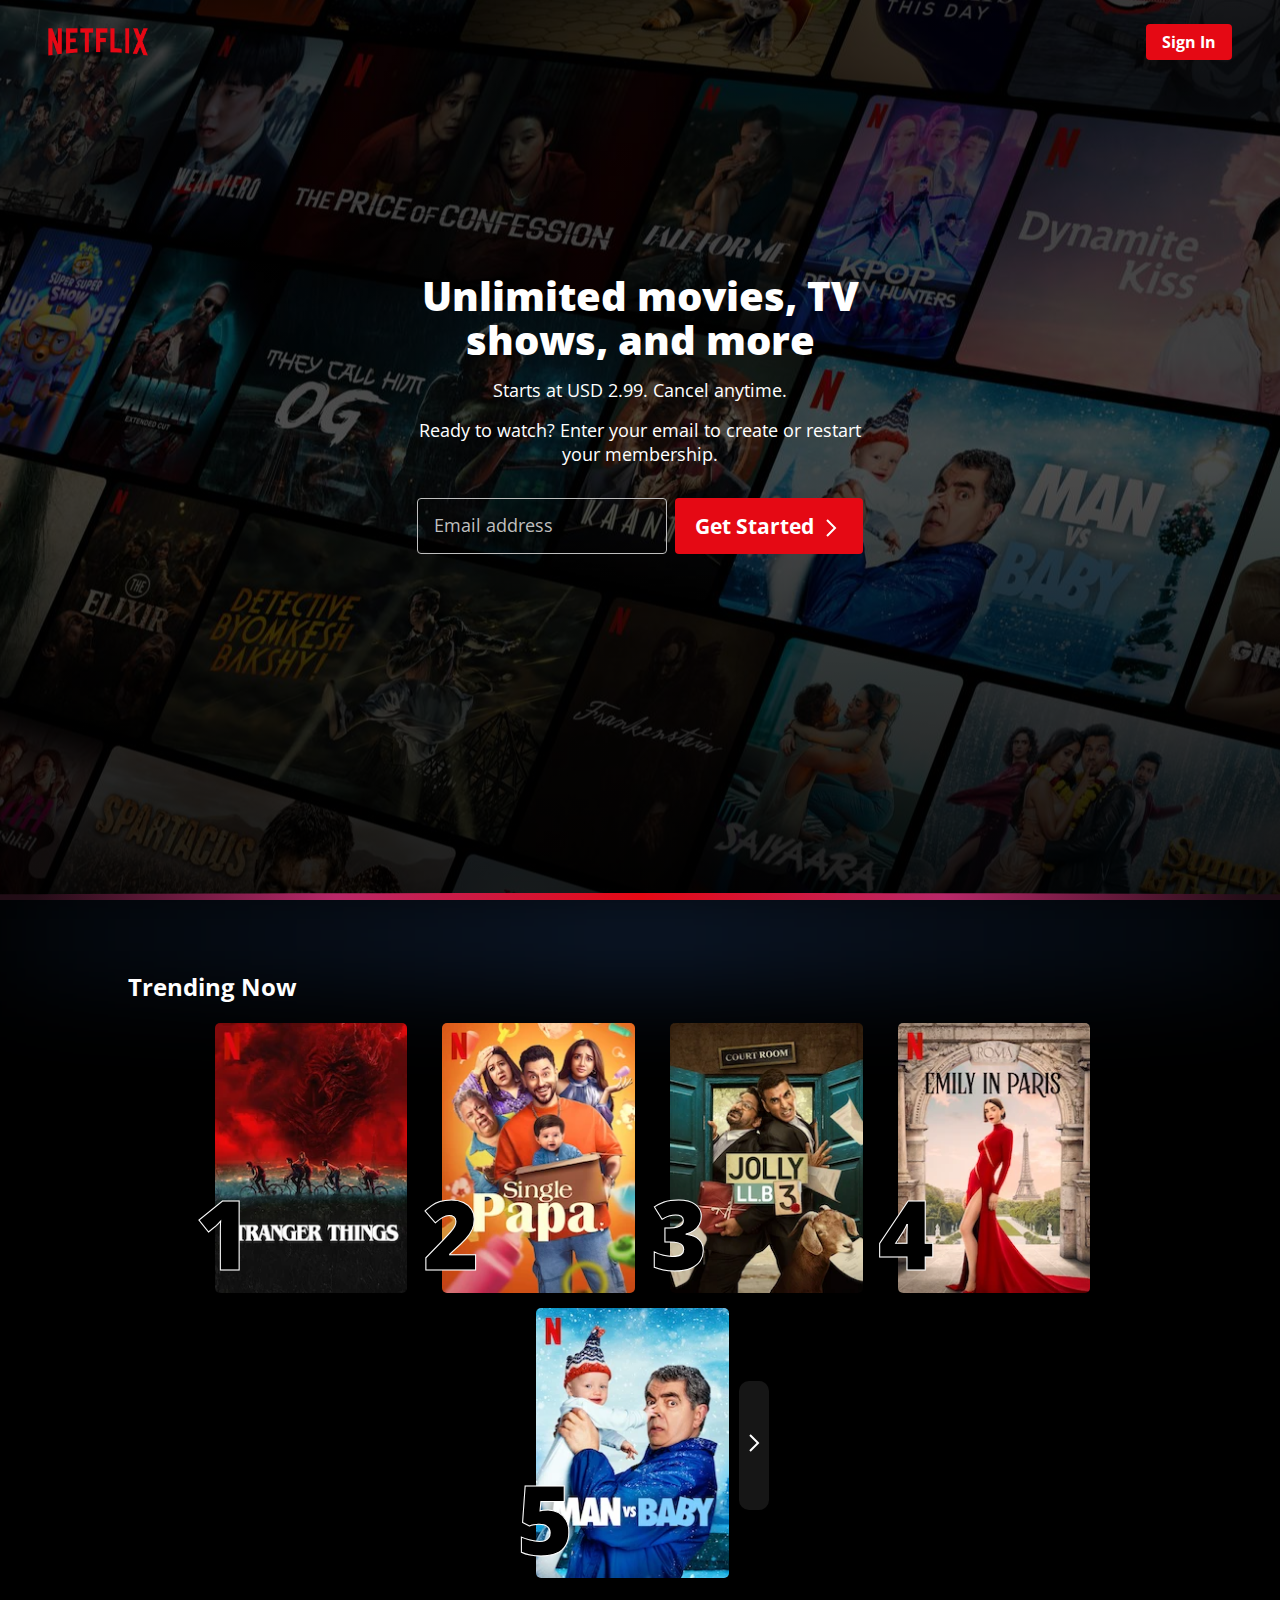
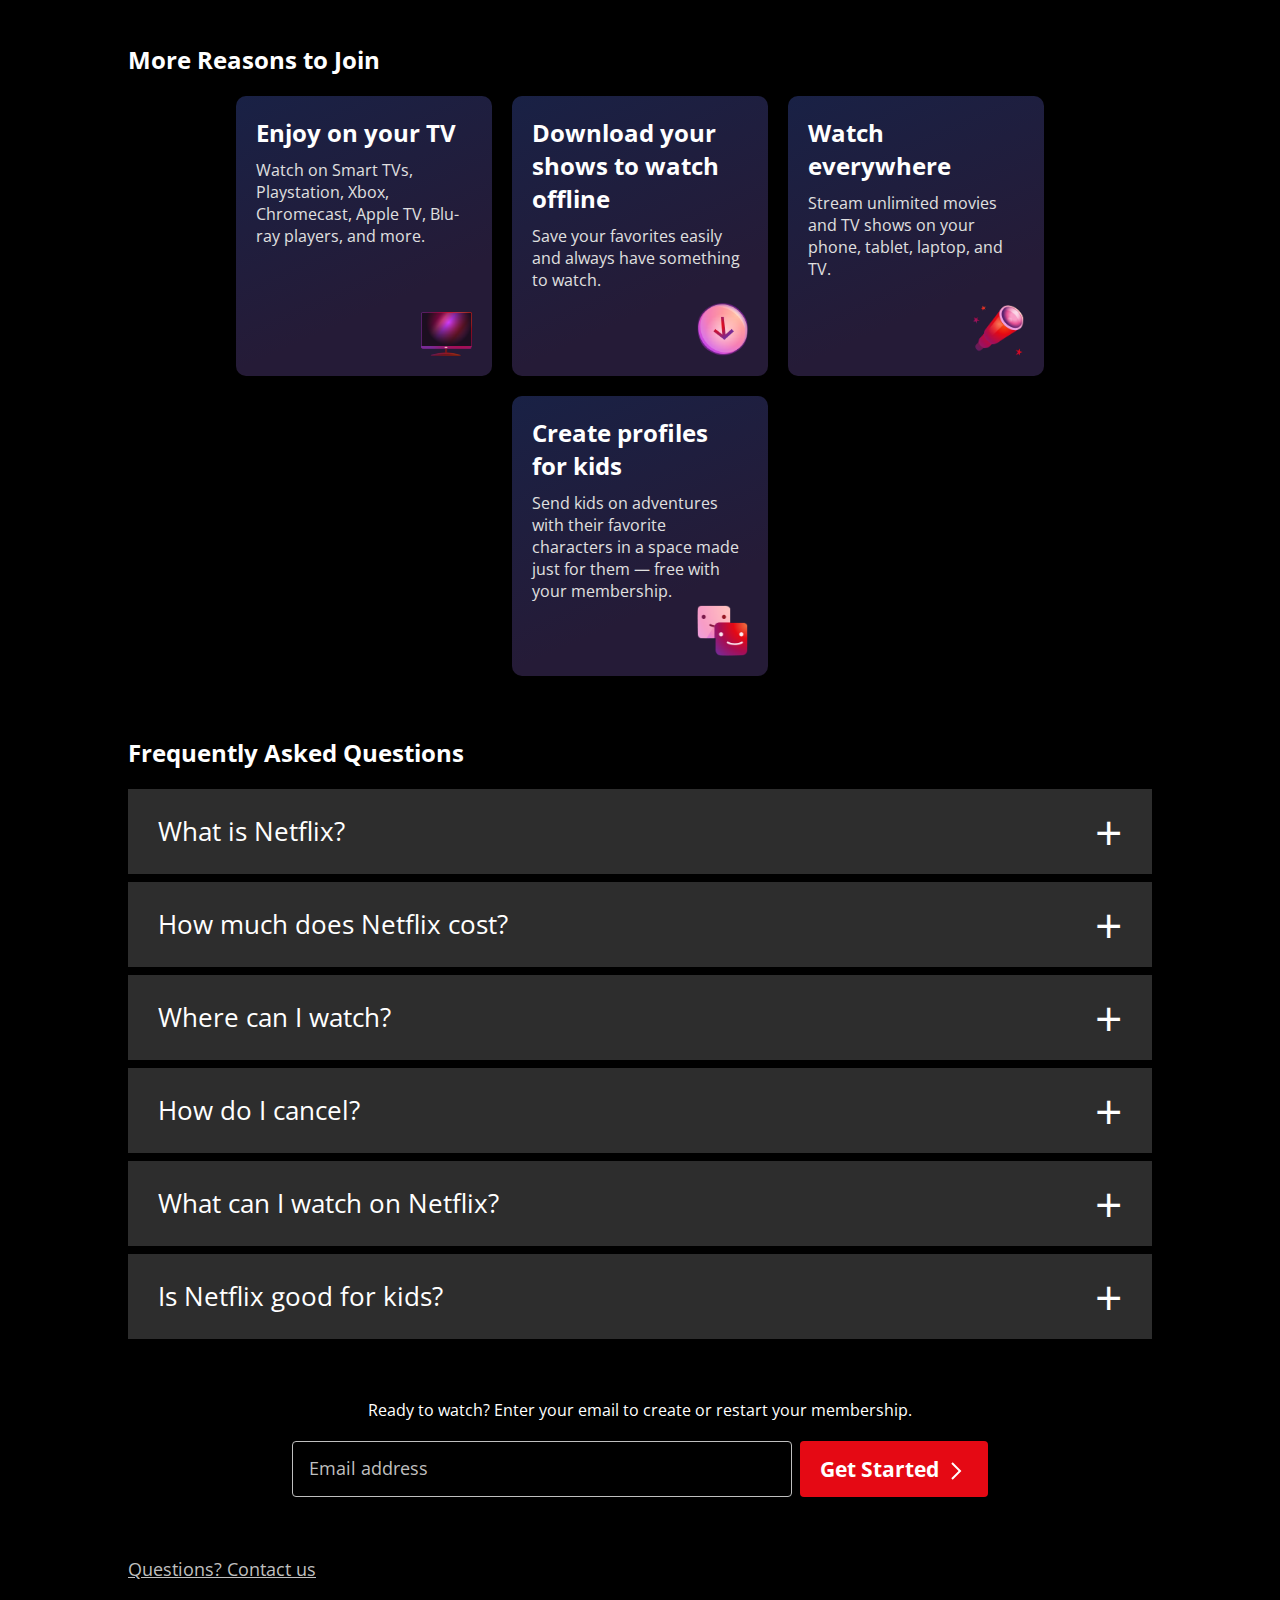
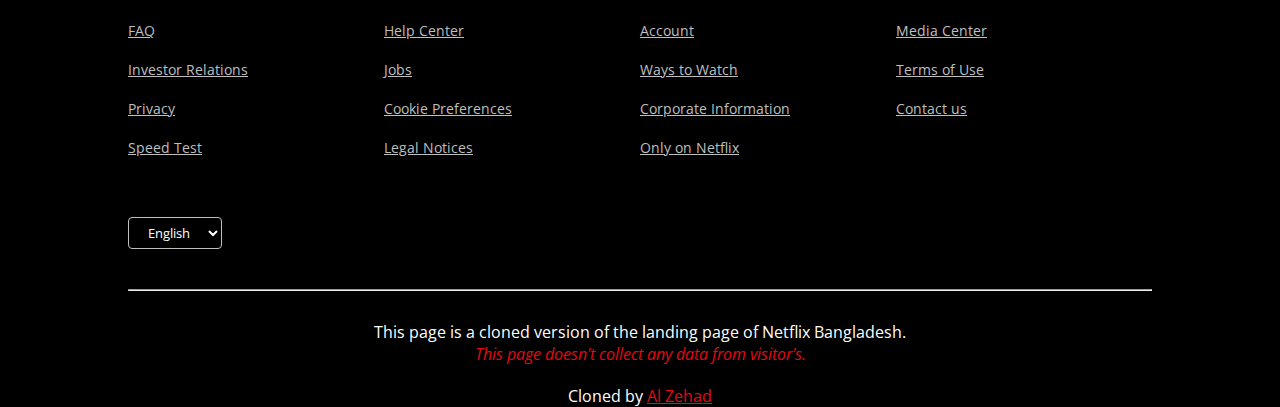
<file: index.html>
<!DOCTYPE html>
<html lang="en">
  <head>
    <meta charset="UTF-8" />
    <meta name="viewport" content="width=device-width, initial-scale=1.0" />
    <title>
      Netflix Bangladesh - Watch TV Shows Online, Watch Movies Online
    </title>

    <link
      rel="icon"
      type="ico"
      sizes="32x32"
      href="./assets/icon/nficon2023.ico"
    />
    <link rel="stylesheet" href="style.css" />
  </head>
  <body>
    <!-- Hero section Start -->
    <section class="hero">
      <div class="overlay"></div>

      <!-- NavBar Start -->
      <header class="nav">
        <img class="logo" src="./assets/images/Logo.png" alt="Logo Of Netflix" />
        <a class="signin btn" href="sign-in.html">Sign In</a>
      </header>
      <!-- NavBar Ends -->

      <div class="content">
        <h1>Unlimited movies, TV shows, and more</h1>
        <p class="price">Starts at USD 2.99. Cancel anytime.</p>
        <p>Ready to watch? Enter your email to create or restart your membership.</p>

        <form class="cta">
          <input type="email" placeholder="Email address" required />
          <button class="btn" type="submit">Get Started <svg xmlns="http://www.w3.org/2000/svg" width="24" height="24"><path d="M7.293 4.707 14.586 12l-7.293 7.293 1.414 1.414L17.414 12 8.707 3.293 7.293 4.707z" fill="#fff"/></svg></button>
        </form>
      </div>

      <div class="curve-wrapper">
        <div class="curve-line"></div>
      </div>
    </section>
    <div class="curve-glow"></div>
    <!-- Hero section ends -->

    <!-- Trending Content Starts -->
    <section class="trending-content">
      <h2 class="section-title">Trending Now</h2>

      <div class="card-container">
      <!-- Card 1 -->
      <div class="card">
        <img src="./assets/images/stranger things.webp" alt="Stranger Things">
        <div class="card-serial">1</div>
      </div>
      
      <!-- Card 2 -->
      <div class="card">
        <img src="./assets/images/single papa.webp" alt="Stranger Things">
        <div class="card-serial">2</div>
      </div>
      
      <!-- Card 3 -->
      <div class="card">
        <img src="./assets/images/jolly llb 3.webp" alt="Stranger Things">
        <div class="card-serial">3</div>
      </div>
      
      <!-- Card 4 -->
      <div class="card">
        <img src="./assets/images/emily in paris.webp" alt="Stranger Things">
        <div class="card-serial">4</div>
      </div>
      
      <!-- Card 5 -->
      <div class="card">
        <img src="./assets/images/man vs baby.webp" alt="Stranger Things">
        <div class="card-serial">5</div>
      </div>
      <div class="arrow"><svg xmlns="http://www.w3.org/2000/svg" width="24" height="24"><path d="M7.293 4.707 14.586 12l-7.293 7.293 1.414 1.414L17.414 12 8.707 3.293 7.293 4.707z" fill="#fff"/></svg></div>
      </div>
    </section>
    <!-- Trending Content Ends -->

    <!-- Reason to Join Starts -->
    <section class="reason">
      <h2 class="section-title">More Reasons to Join</h2>
      <div class="reas card-container">
        <div class="reason-card">
          <h3 class="card-title">Enjoy on your TV</h3>
          <p class="card-desc">Watch on Smart TVs, Playstation, Xbox, Chromecast, Apple TV, Blu-ray players, and more.</p>
          <img src="./assets/images/TV.png" alt="An icon of a TV" class="card-img">
        </div>

        <div class="reason-card">
          <h3 class="card-title">Download your shows to watch offline</h3>
          <p class="card-desc">Save your favorites easily and always have something to watch.</p>
          <img src="./assets/images/download.png" alt="Download icon" class="card-img">
        </div>

        <div class="reason-card">
          <h3 class="card-title">Watch everywhere</h3>
          <p class="card-desc">Stream unlimited movies and TV shows on your phone, tablet, laptop, and TV.</p>
          <img src="./assets/images/everywhere.png" alt="An icon of a telescope" class="card-img">
        </div>

        <div class="reason-card">
          <h3 class="card-title">Create profiles for kids</h3>
          <p class="card-desc">Send kids on adventures with their favorite characters in a space made just for them — free with your membership.</p>
          <img src="./assets/images/kids.png" alt="An icon of a kids" class="card-img">
        </div>
      </div>
    </section>
    <section class="faq">
      <h2 class="section-title">Frequently Asked Questions</h2>
      <div class="qstn-container">
        <div class="qstn">
          <div>What is Netflix?</div>
          <div class="bigger">+</div>
        </div>

        <div class="qstn">
          <div>How much does Netflix cost?</div>
          <div class="bigger">+</div>
        </div>

        <div class="qstn">
          <div>Where can I watch?</div>
          <div class="bigger">+</div>
        </div>

        <div class="qstn">
          <div>How do I cancel?</div>
          <div class="bigger">+</div>
        </div>

        <div class="qstn">
          <div>What can I watch on Netflix?</div>
          <div class="bigger">+</div>
        </div>

        <div class="qstn">
          <div>Is Netflix good for kids?</div>
          <div class="bigger">+</div>
        </div>
      </div>
    </section>

    <!-- ? Bottom CTA -->
    <section>
      <div class="bcta-text">Ready to watch? Enter your email to create or restart your membership.</div>
      <form class="bottom cta">
          <input type="email" placeholder="Email address" required />
          <button class="btn" type="submit">Get Started <svg xmlns="http://www.w3.org/2000/svg" width="24" height="24"><path d="M7.293 4.707 14.586 12l-7.293 7.293 1.414 1.414L17.414 12 8.707 3.293 7.293 4.707z" fill="#fff"/></svg></button>
        </form>
    </section>

    <!-- ? Footer -->
    <footer>
      <div class="footer">
        <a href="#">Questions? Contact us</a>
      </div>
      <div class="grid-container">
        <a href="#">FAQ</a>
        <a href="#">Help Center</a>
        <a href="#">Account</a>
        <a href="#">Media Center</a>
        <a href="#">Investor Relations</a>
        <a href="#">Jobs</a>
        <a href="#">Ways to Watch</a>
        <a href="#">Terms of Use</a>
        <a href="#">Privacy</a>
        <a href="#">Cookie Preferences</a>
        <a href="#">Corporate Information</a>
        <a href="#">Contact us</a>
        <a href="#">Speed Test</a>
        <a href="#">Legal Notices</a>
        <a href="#">Only on Netflix</a>
      </div>
      <div class="lang">
        <select name="lang" id="lang">
          <option value="en">English</option>
        </select>
      </div>
      <hr>
      <div class="author">
        <p>This page is a cloned version of the landing page of Netflix Bangladesh. <br><em>This page doesn't collect any data from visitor's.</em></p>
        <p>Cloned by <a href="https://github.com/al-zehad" target="_blank">Al Zehad</a></p>
      </div>
    </footer>
  </body>
</html>
</file>
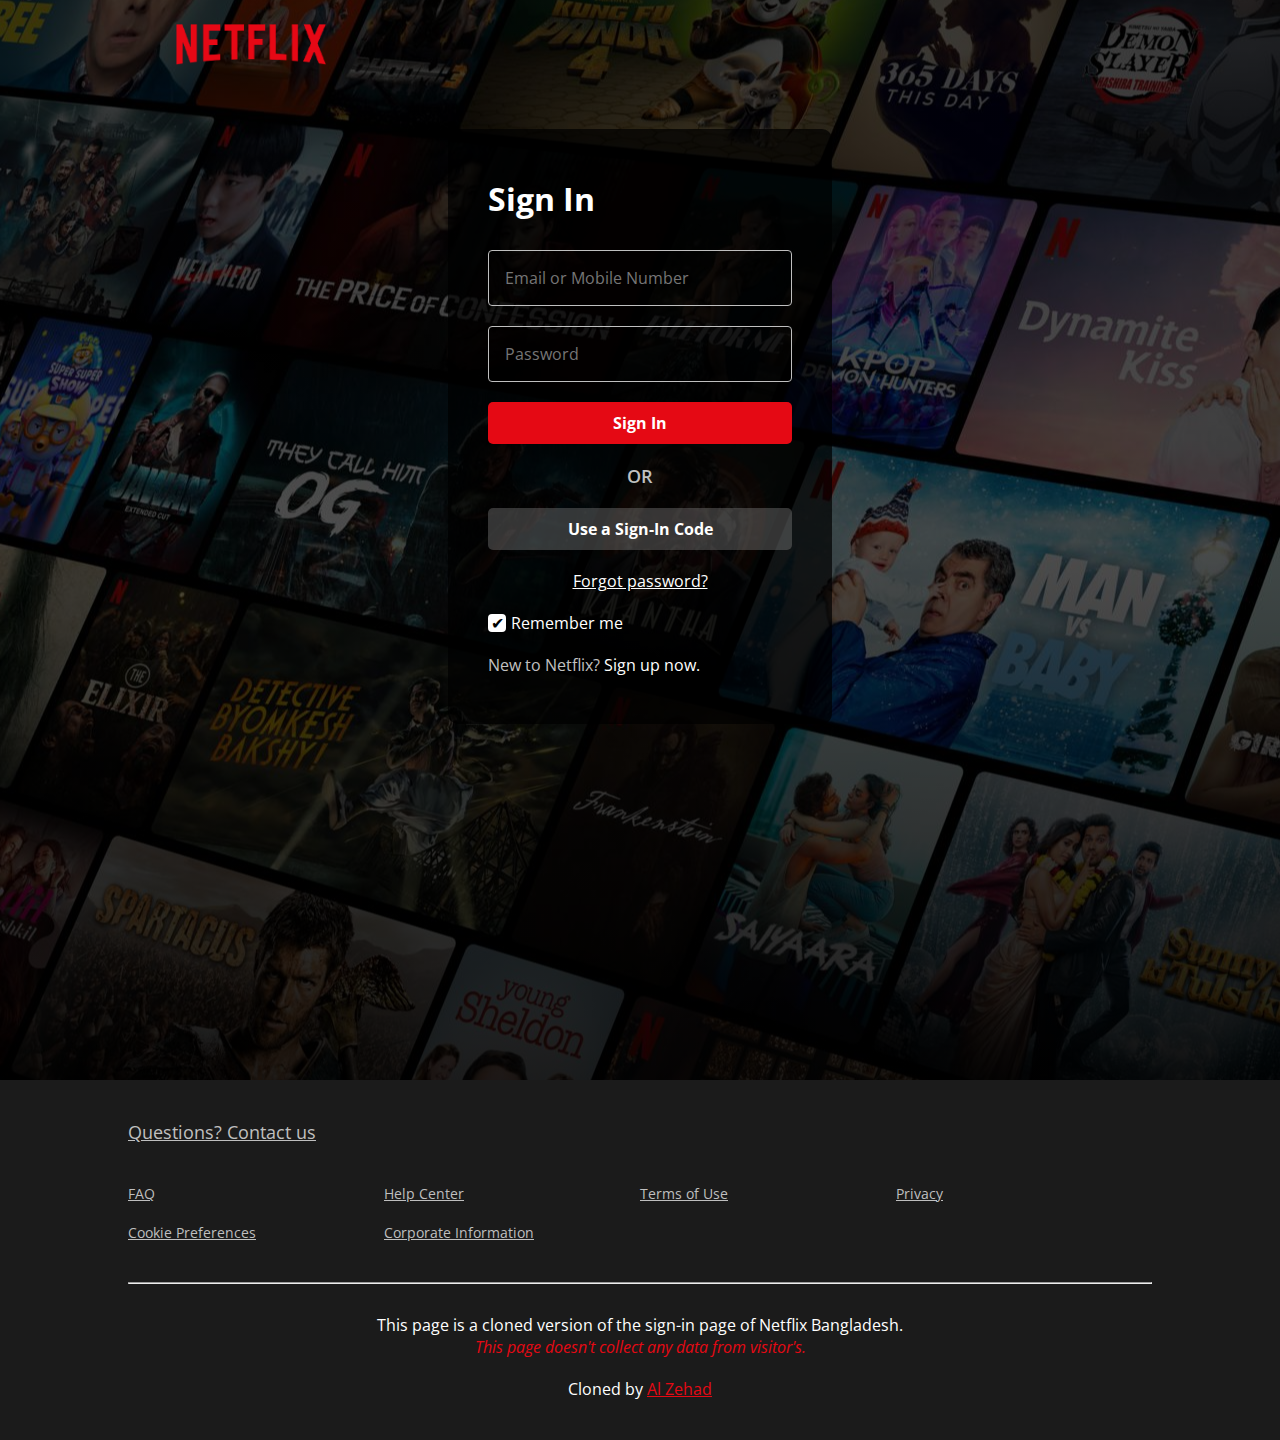
<file: sign-in.html>
<!DOCTYPE html>
<html lang="en">

<head>
    <meta charset="UTF-8">
    <meta name="viewport" content="width=device-width, initial-scale=1.0">
    <title>Netflix</title>
    <link rel="icon" type="ico" sizes="32x32" href="./assets/icon/nficon2023.ico" />
    <link rel="stylesheet" href="sign-in.css">
</head>

<body>
    <!-- Hero section Start -->
    <section class="hero">
        <div class="overlay"></div>

        <!-- NavBar Start -->
        <header class="nav">
            <img class="logo" src="./assets/images/Logo.png" alt="Logo Of Netflix" />
        </header>
        <!-- NavBar Ends -->
         <div class="content">
            <h1>Sign In</h1>
            <form>
                <input class="main-input" type="text" name="email" id="email" placeholder="Email or Mobile Number" required>

                <input class="main-input" type="password" name="password" id="password" placeholder="Password" required>

                <button class="signin btn" type="submit">Sign In</button>

                <div class="or">OR</div>

                <button class="secondary btn">Use a Sign-In Code</button>

                <a class="forgot" href="#">Forgot password?</a>

                <div class="remember">
                    <input type="checkbox" name="remember" id="remember"checked>
                    <label for="remember">Remember me</label>
                </div>

                <div class="new">New to Netflix? <a href="./index.html">Sign up now.</a></div>
            </form>
         </div>
    </section>
    <footer>
      <div class="footer">
        <a href="#">Questions? Contact us</a>
      </div>
      <div class="grid-container">
        <a href="#">FAQ</a>
        <a href="#">Help Center</a>
        <a href="#">Terms of Use</a>
        <a href="#">Privacy</a>
        <a href="#">Cookie Preferences</a>
        <a href="#">Corporate Information</a>
      </div>
      <hr>
      <div class="author">
        <p>This page is a cloned version of the sign-in page of Netflix Bangladesh. <br><em>This page doesn't collect any data from visitor's.</em></p>
        <p>Cloned by <a href="https://github.com/al-zehad" target="_blank">Al Zehad</a></p>
      </div>
    </footer>
</body>

</html>
</file>
<file: style.css>
@import url("https://fonts.googleapis.com/css2?family=Open+Sans:ital,wght@0,300..800;1,300..800&display=swap");

* {
    margin: 0;
    padding: 0;
    box-sizing: border-box;
    font-family: "Open Sans", sans-serif;
}

body {
    background-color: black;
}

/* Hero Section Starts */
.hero {
    position: relative;
    min-height: 100vh;
    background: url(./assets/images/bg-image-hero.jpg) center no-repeat;
    overflow: hidden;
}
.overlay {
    width: 100%;
    height: 100%;
    position: absolute;
    background: linear-gradient(
    to bottom,
    rgba(0, 0, 0, 0.7),
    rgba(0, 0, 0, 0.6),
    rgba(0, 0, 0, 0.85)
    );
}
.nav,
.content {
    position: relative;
    z-index: 2;
}
.nav {
    display: flex;
    justify-content: space-between;
    align-items: center;
    padding: 24px 48px;
}
.logo {
    width: 100px;
}
.btn {
    background: #e50914;
    color: white;
    border: none;
    border-radius: 4px;
    cursor: pointer;
    text-decoration: none;
    font-weight: 700;
    transition: background-color 0.3s ease;
}
.btn:hover {
    background-color: #be0711;
}
.signin {
    padding: 7px 16px;
    font-size: 1rem;
}
.cta button {
    padding: 8px 20px;
    font-size: 1.3rem;
}
.cta button svg {
    vertical-align: middle;
}
.content {
    width: 500px;
    max-width: 800px;
    margin: 70px auto 0;
    text-align: center;
    padding: 120px 24px 0;
    color: white;
}
.content h1 {
    font-size: clamp(2rem, 4vw, 2.5rem);
    font-weight: 800;
    line-height: 1.1;
}
.content p {
    margin-top: 16px;
    font-size: 1.1rem;
}
.cta {
    margin-top: 32px;
    display: flex;
    justify-content: center;
    gap: 8px;
    flex-wrap: wrap;
}
.cta input {
    color: white;
    padding: 16px;
    min-width: 250px;
    font-size: 1rem;
    border-radius: 4px;
    border: 1px solid rgb(191, 191, 191);
    background: transparent;
}
.cta input:focus {
    outline: 2px solid white;
}
.cta input::placeholder {
    color: rgb(191, 191, 191);
    font-size: 1.1rem;
}
.curve-wrapper {
    position: absolute;
    bottom: -1px;
    left: 50%;
    transform: translateX(-50%);
    width: 140%;
    height: 160px;
    pointer-events: none;
}
.curve-line {
    position: absolute;
    bottom: 0;
    width: 100%;
    height: 5%;
    background: linear-gradient(
    to right,
    rgba(33, 13, 22, 1) 16%,
    rgba(184, 40, 105, 1),
    rgba(229, 9, 20, 1),
    rgba(184, 40, 105, 1),
    rgba(33, 13, 22, 1) 84%
    );
    border-radius: 50% 50% 0 0;
}
.curve-glow {
    position: relative;
    top: -90%;
    left: 50%;
    transform: translateX(-50%);
    width: 100%;
    height: 70px;
    background: linear-gradient(to right, #040a12, #122541, #040a12),
    transparent 70%;
    filter: blur(50px);
    z-index: -2;
}
/* Hero Section Ends */

/* Trending Content Starts */
.trending-content, .reason, .faq, footer {
    max-width: 80vw;
    margin: 0 auto;
}
.section-title {
    margin-bottom: 20px;
    color: white;
    font-size: 1.5rem;
}
.card {
    position: relative;
    margin-left: 25px;
    cursor: pointer;
    transition: transform 0.3s;
}
.card:hover {
    transform: scale(1.1);
}
.card img {
    border-radius: 5px;
    height: 270px;
}
.card-serial {
    color: black;
    font-size: 6rem;
    font-weight: 900;
    -webkit-text-stroke: 1px white;
    position: absolute;
    bottom: 0;
    left: -10%;
}
.card-container {
    width: 80vw;
    display: flex;
    justify-content: center;
    flex-wrap: wrap;
    gap: 10px;
    align-items: center;
}
.arrow {
    background-color: #161616;
    padding: 50px 3px;
    border-radius: 10px;
    cursor: pointer;
    transition: background-color 0.3s;
}
.arrow:hover {
    background-color: #202020;
}
/* Trending Content Ends */

.reas {
    gap: 20px;
}
.reason, .faq, footer, .lang {
    margin-top: 60px;
}
.reason-card {
    background: #192145;
    background: linear-gradient(
    156deg,
    rgba(25, 33, 69, 1) 0%,
    rgb(37, 27, 55) 70%,
    rgb(37, 27, 55) 100%
    );
    width: 25%;
    height: 280px;
    padding: 20px;
    border-radius: 10px;
    position: relative;
}
.card-title {
    color: white;
    padding-bottom: 10px;
    font-size: 1.5rem;
}
.card-desc {
    color: rgb(224, 224, 224);
    font-size: 1rem;
}
.card-img {
    width: 20%;
    position: absolute;
    bottom: 20px;
    right: 20px;
}


/* faq */
.qstn {
    color: white;
    background-color: #2D2D2D;
    display: flex;
    justify-content: space-between;
    align-items: center;
    margin-top: 8px;
    padding: 10px 30px;
    font-size: 1.6rem;
    cursor: pointer;
    transition: background-color 0.3s ease;
}
.qstn:hover {
    background-color: #3f3e3e;
}
.bigger {
    font-size: 3rem;
}
.bcta-text {
    text-align: center;
    width: 80vw;
    color: white;
    margin: 60px auto 0;
}
.bottom {
    margin-top: 20px;
}
.bottom input {
    width: 500px;
    max-width: 700px;
}
.footer {
    margin-bottom: 40px;
}
.footer a, .grid-container a {
    color: rgb(191, 191, 191);
}
.footer a {
    font-size: 1.1rem;
}
.grid-container a {
    font-size: 0.9rem;
}
.grid-container {
    display: grid;
    grid-template-columns: 1fr 1fr 1fr 1fr;
    row-gap: 20px;
}
select {
    background-color: #000;
    color: white;
    padding: 5px 15px;
    border: 1px solid rgb(191, 191, 191);
    border-radius: 4px;
}
select:focus {
    outline: 2px solid white;
}
.author {
    margin-top: 30px;
    color: white;
    text-align: center;
}
hr {
    margin-top: 40px;
}
.author em {
    color: #e50914;
}
.author a {
    color: #e50914;
}
.author p:last-child {
    margin-top: 20px;
}
</file>
<file: sign-in.css>
@import url("https://fonts.googleapis.com/css2?family=Open+Sans:ital,wght@0,300..800;1,300..800&display=swap");

* {
    margin: 0;
    padding: 0;
    box-sizing: border-box;
    font-family: "Open Sans", sans-serif;
}

body {
    background-color: rgb(27, 27, 27);
}

/* Hero Section Starts */
.hero {
    position: relative;
    min-height: 120vh;
    background: url(./assets/images/bg-image-hero.jpg) center no-repeat;
    overflow: hidden;
}
.overlay {
    width: 100%;
    height: 100%;
    position: absolute;
    background: linear-gradient(
    to bottom,
    rgba(0, 0, 0, 0.7),
    rgba(0, 0, 0, 0.6),
    rgba(0, 0, 0, 0.85)
    );
}
.nav, .content {
    position: relative;
    z-index: 2;
}
.nav {
    width: 80vw;
    margin: 0 auto;
    display: flex;
    justify-content: space-between;
    align-items: center;
    padding: 24px 48px;
}
.logo {
    width: 150px;
}
.content {
    max-width: 450px;
    width: 30%;
    margin: 40px auto 0;
    background-color: rgba(0, 0, 0, 0.7);
    border-radius: 10px;
    padding: 48px 40px;
}
.content h1 {
    color: white;
}
form {
    display: flex;
    flex-direction: column;
    gap: 20px;
}
.confirmation {
    color: #e50914;
}
input[type="text"] {
    margin-top: 30px;
}
.main-input {
    color: white;
    padding: 16px;
    width: 100%;
    font-size: 1rem;
    border-radius: 4px;
    border: 1px solid rgb(191, 191, 191);
    background: transparent;
}
.btn {
    width: 100%;
    color: white;
    border: none;
    padding: 10px 0;
    border-radius: 5px;
    font-size: 1rem;
    font-weight: 700;
    cursor: pointer;
    transition: background-color 0.3s ease;
}
.signin {
    background-color: #e50914;
}
.signin:hover {
    background-color: #be0711;
}
.or {
    text-align: center;
    color: #c1c1c1;
    font-size: 1.1rem;
    font-weight: 600;
}
.secondary {
    background-color: rgba(129, 129, 129, 0.4);
}
.secondary:hover {
    background-color: rgba(95, 94, 94, 0.4)
}
a {
    color: white;
}
.forgot {
    text-align: center;
}
.remember {
    display: flex;
    align-items: center;
    gap: 5px;
    color: white;
}
.new {
    color: #c1c1c1;
}
.new a {
    text-decoration: none;
}
.new a:hover {
    text-decoration: underline;
}
input[type="checkbox"] {
    appearance: none;
    -webkit-appearance: none;
    width: 18px;
    height: 18px;
    border: 2px solid #999;
    border-radius: 4px;
    cursor: pointer;
    display: flex;
    align-items: center;
    justify-content: center;
    transition: all 0.2s ease;
}
input[type="checkbox"]::after {
    content: "✔︎";
    font-size: 16px;
    color: #000;
    display: none;
}
input[type="checkbox"]:checked {
    background-color: #fff;
    border-color: #fff;
}
input[type="checkbox"]:checked::after {
    display: block;
}
footer {
    width: 80vw;
    margin: 40px auto;
}
.footer {
    margin-bottom: 40px;
}
.footer a, .grid-container a {
    color: rgb(191, 191, 191);
}
.footer a {
    font-size: 1.1rem;
}
.grid-container a {
    font-size: 0.9rem;
}
.grid-container {
    display: grid;
    grid-template-columns: 1fr 1fr 1fr 1fr;
    row-gap: 20px;
}
.author {
    margin-top: 30px;
    color: white;
    text-align: center;
}
hr {
    margin-top: 40px;
}
.author em {
    color: #e50914;
}
.author a {
    color: #e50914;
}
.author p:last-child {
    margin-top: 20px;
}
</file>
